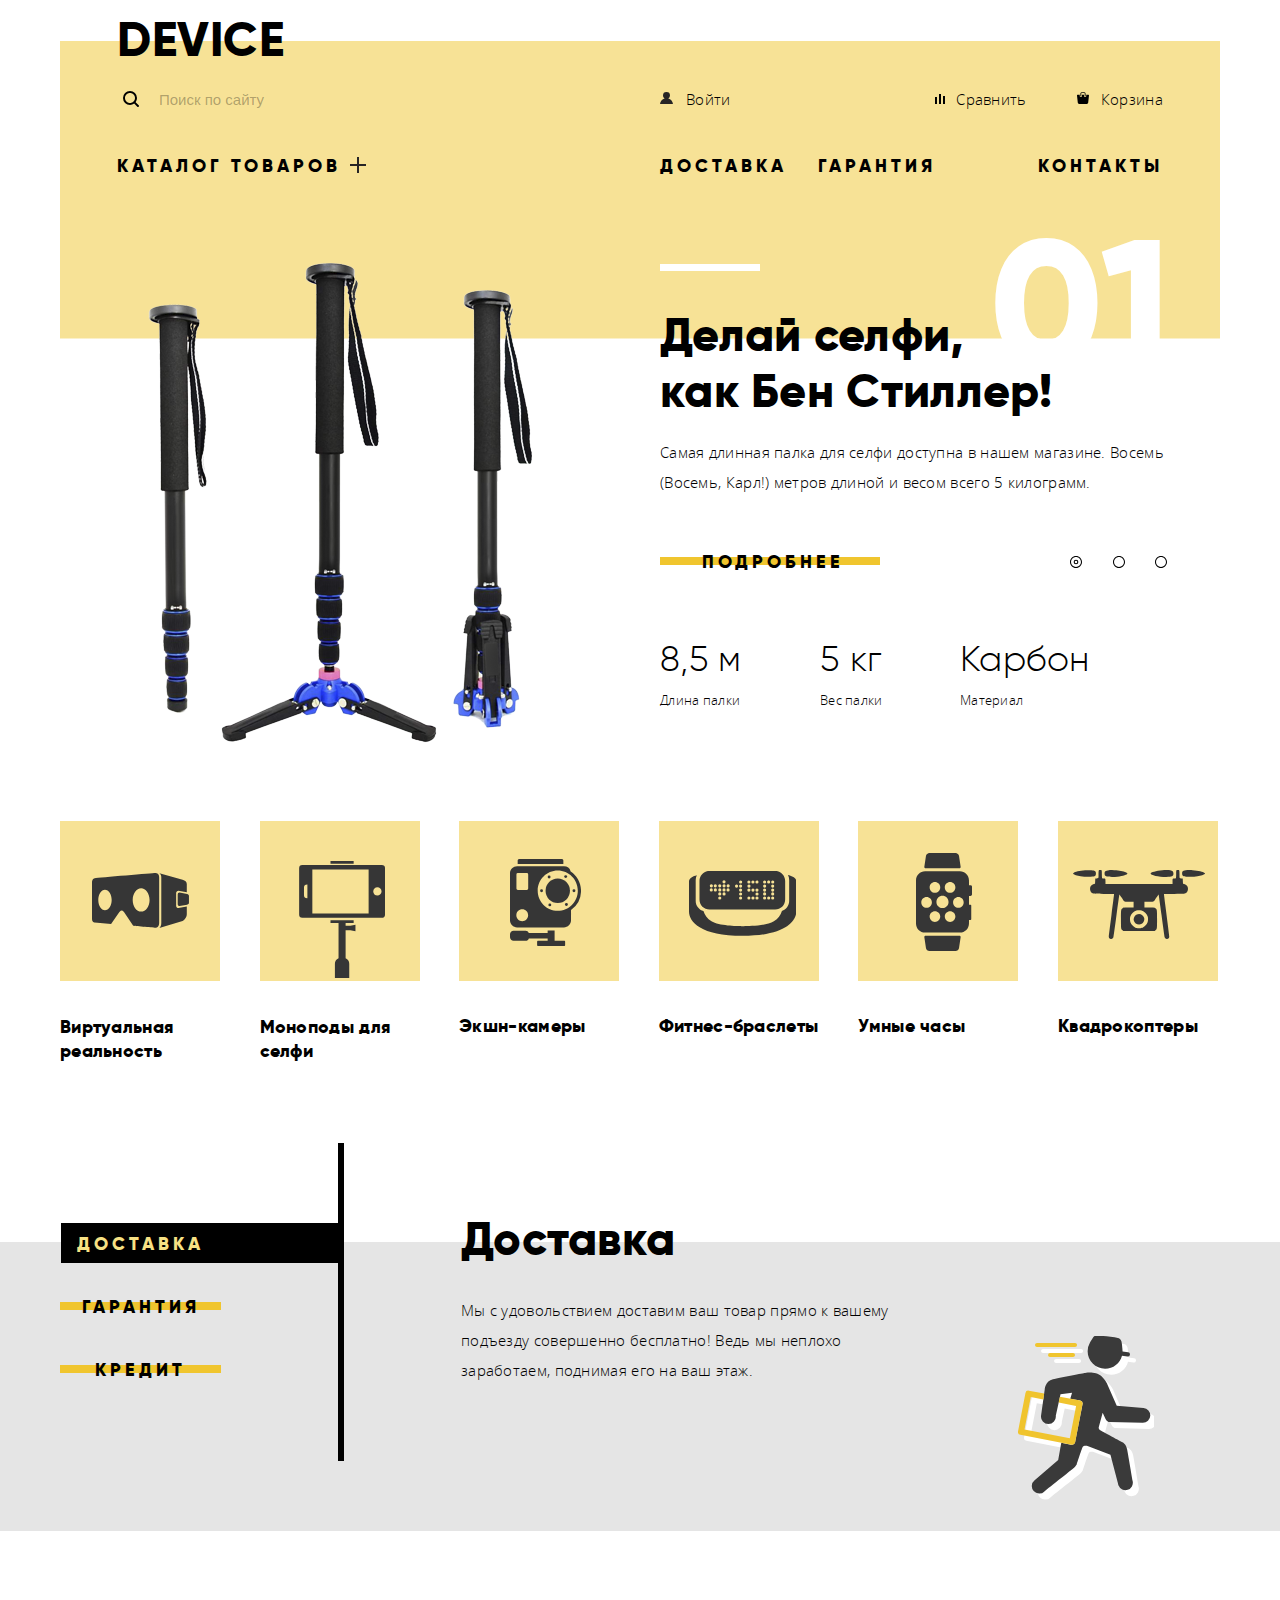
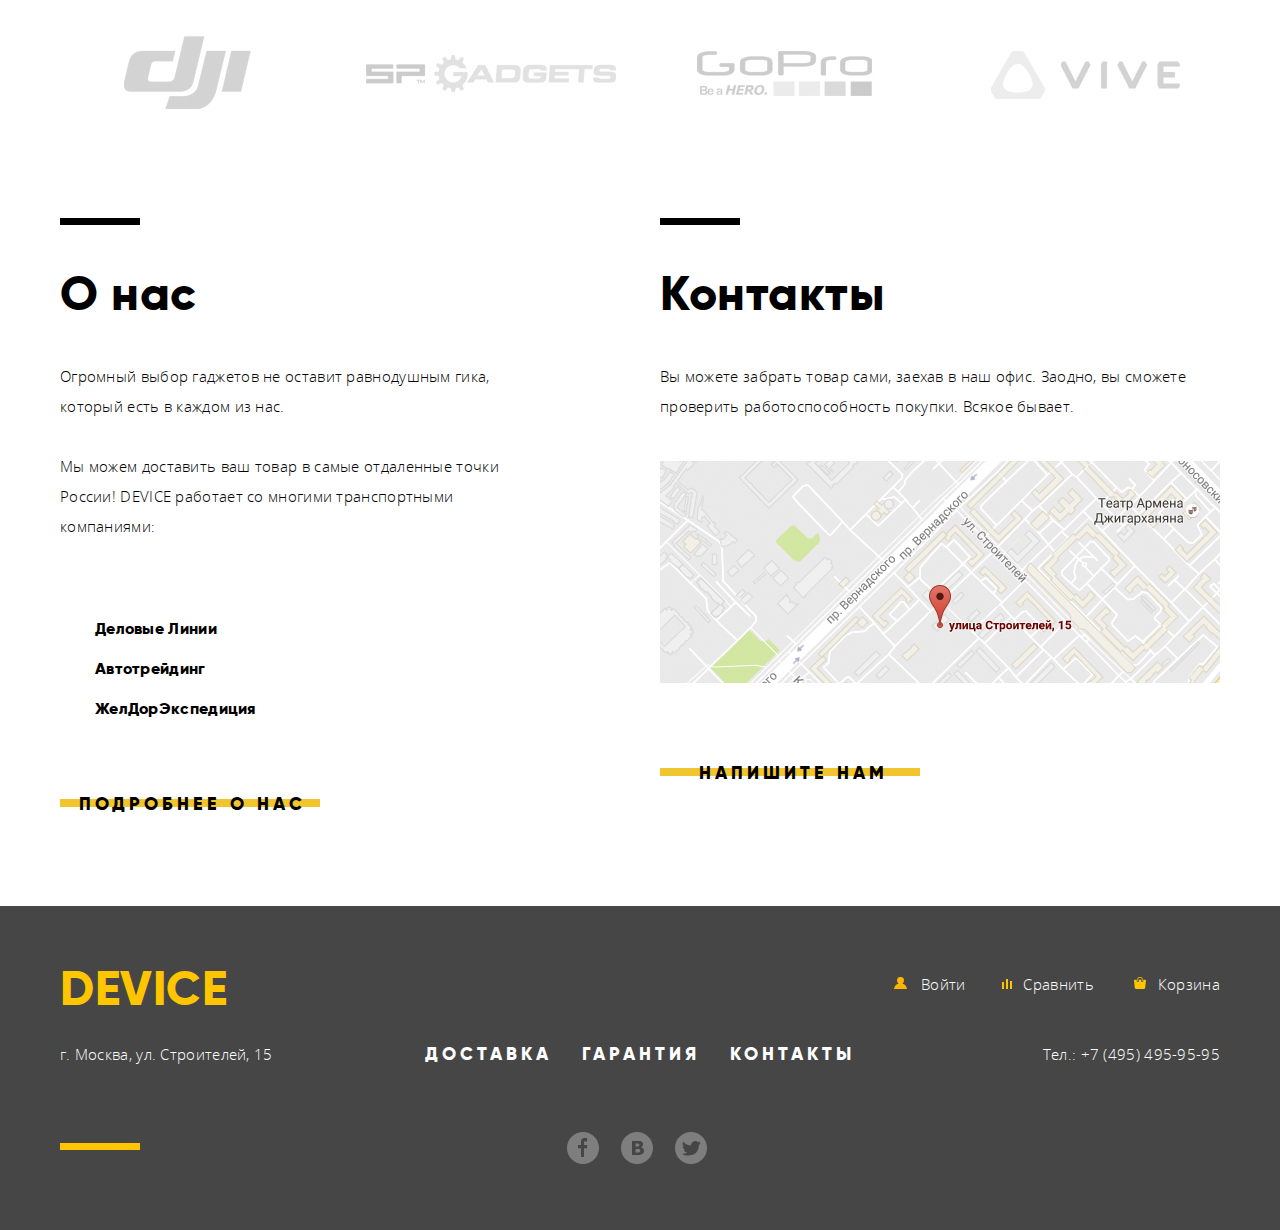
<file: index.html>
<!DOCTYPE html>
<html lang="en">
<head>
    <meta charset="UTF-8">
    <title>Main</title>
    <!--<meta name="viewport" content="width=device-width, initial-scale=1.0">-->
    <link rel="stylesheet" href="css/reset.css">
    <link rel="stylesheet" href="css/styles.css">
</head>
<body>
<div class="wrapper">
    <header>
        <div class="header-wrapper">
            <section class="header-left">
                <h1 class="logo">DEVICE</h1>
                <form class="search-form">
                    <label for="search"><span class="search-ico"></span></label>
                    <input type="search" class="search-form--input" placeholder="Поиск по сайту" id="search">
                    <button type="submit" class="btn search-form--btn">Найти</button>
                </form>
                <div class="navigation catalog">
                    <div class="navigation-item--main">
                        <a href="" class="navigation-link navigation-link--main">Каталог товаров
                            <button class="catalog-btn" id="open-catalog" type="button"></button>
                        </a>
                        <div class="catalog-dropdown hidden">
                            <ul>

                                <li class="navigation-item">
                                    <a href="#" class="navigation-link">
                                        Виртуальная реальность
                                    </a>
                                </li>
                                <li class="navigation-item">
                                    <a href="#" class="navigation-link">
                                        Фитнес-браслеты
                                    </a>
                                </li>
                                <li class="navigation-item">
                                    <a href="#" class="navigation-link">
                                        Квадрокоптеры
                                    </a>
                                </li>
                                <li class="navigation-item">
                                    <a href="monopads.html" class="navigation-link">
                                        Моноподы для селфи
                                    </a>
                                </li>
                                <li class="navigation-item">
                                    <a href="#" class="navigation-link">
                                        Умные часы
                                    </a>
                                </li>
                                <li class="navigation-item">
                                    <a href="#" class="navigation-link">
                                        Экшн-камеры
                                    </a>
                                </li>
                            </ul>
                        </div>
                    </div>
                </div>
            </section>
            <section class="header-right">
                <ul class="navigation">
                    <li class="navigation-item navigation-item--enter">
                        <a href="#" class="navigation-link">
                            Войти
                        </a>
                    </li>
                    <li class="navigation-item navigation-item--exit hidden">
                        <a href="#" class="navigation-link">
                            Выйти
                        </a>
                    </li>
                    <li class="navigation-item navigation-item--compare">
                        <a href="#" class="navigation-link">
                            Сравнить
                        </a>
                    </li>
                    <li class="navigation-item navigation-item--cart">
                        <a href="#" class="navigation-link">
                            Корзина
                        </a>
                    </li>
                </ul>

                <ul class="navigation">
                    <li class="navigation-item navigation-item--main navigation-item--delivery">
                        <a href="#" class="navigation-link navigation-link--main">
                            Доставка
                        </a>
                    </li>
                    <li class="navigation-item navigation-item--main navigation-item--guaranty">
                        <a href="#" class="navigation-link navigation-link--main">
                            Гарантия
                        </a>
                    </li>
                    <li class="navigation-item navigation-item--main navigation-item--contacts">
                        <a href="#" class="navigation-link navigation-link--main">
                            Контакты
                        </a>
                    </li>
                </ul>
            </section>
        </div>
    </header>
</div>
<div class="wrapper">
    <section>
        <div class="slider-wrapper">
            <div class="slide slide-popular hidden" id="slide1">
                <div class="slider-image">
                    <img src="img/slider-1.png">
                </div>
                <div class="slider-content">
                    <div class="line line-white"></div>
                    <h2 class="digit">01</h2>
                    <h2>Делай селфи, как Бен Стиллер!</h2>
                    <p>Самая длинная палка для селфи доступна в нашем магазине. Восемь (Восемь, Карл!) метров длиной и
                        весом
                        всего 5 килограмм.
                    </p>
                    <div class="links">
                        <a href="#" class="link-line">Подробнее</a>
                        <button class="btn slider-button" type="button" onclick="currentSlide(0)"><img
                                src="img/slider-button.svg"></button>
                        <button class="btn slider-button" type="button" onclick="currentSlide(1)"><img
                                src="img/slider-button-empty.svg"></button>
                        <button class="btn slider-button" type="button" onclick="currentSlide(2)"><img
                                src="img/slider-button-empty.svg"></button>
                    </div>
                    <table>
                        <tr class="big">
                            <td>8,5 м</td>
                            <td>5 кг</td>
                            <td>Карбон</td>
                        </tr>
                        <tr class="small">
                            <td>Длина палки</td>
                            <td>Вес палки</td>
                            <td>Материал</td>
                        </tr>
                    </table>
                </div>
            </div>
            <div class="slide slide-popular hidden" id="slide2">
                <div class="slider-image">
                    <img src="img/slider-2.png">
                </div>
                <div class="slider-content">
                    <div class="line line-white"></div>
                    <h2 class="digit">02</h2>
                    <h2>Худеем правильно!</h2>
                    <p>Мотивирующие фитнес-браслеты помогут найти в себе силы
                        не пропускать занятия и соблюдать диету.
                    </p>
                    <div class="links">
                        <a href="#" class="link-line">Подробнее</a>
                        <button class="btn slider-button" type="button" onclick="currentSlide(0)"><img
                                src="img/slider-button-empty.svg"></button>
                        <button class="btn slider-button" type="button" onclick="currentSlide(1)"><img
                                src="img/slider-button.svg"></button>
                        <button class="btn slider-button" type="button" onclick="currentSlide(2)"><img
                                src="img/slider-button-empty.svg"></button>
                    </div>
                    <table>
                        <tr class="big">
                            <td>48 часов</td>
                        </tr>
                        <tr class="small">
                            <td>Без подзарядки</td>
                        </tr>
                    </table>
                </div>
            </div>
            <div class="slide slide-popular hidden" id="slide3">
                <div class="slider-image">
                    <img src="img/slider-3.png">
                </div>
                <div class="slider-content">
                    <div class="line line-white"></div>
                    <h2 class="digit">03</h2>
                    <h2>Порхает как бабочка, жалит как пчела!</h2>
                    <p>Этот обычный, на первый взгляд, квадрокоптер оснащен
                        мощным лазером, замаскированным под стандартную камеру.
                    </p>
                    <div class="links">
                        <a href="#" class="link-line">Подробнее</a>
                        <button class="btn slider-button" type="button" onclick="currentSlide(0)"><img
                                src="img/slider-button-empty.svg"></button>
                        <button class="btn slider-button" type="button" onclick="currentSlide(1)"><img
                                src="img/slider-button-empty.svg"></button>
                        <button class="btn slider-button" type="button" onclick="currentSlide(2)"><img
                                src="img/slider-button.svg"></button>
                    </div>
                    <table>
                        <tr class="big">
                            <td>800 м</td>
                            <td>50 м</td>
                        </tr>
                        <tr class="small">
                            <td>Дальность полета</td>
                            <td>Радиус поражения</td>
                        </tr>
                    </table>
                </div>
            </div>
        </div>
    </section>
</div>
<div class="wrapper">
    <section>
        <ul class="list-popular list-flex">
            <li class="list-item list-popular-item">
                <a class="list-link list-popular-link popular-1" href="#">
                    <img src="img/popular-1.svg">
                    <p>Виртуальная реальность</p>
                </a>
            </li>
            <li class="list-item list-popular-item">
                <a class="list-link list-popular-link popular-2" href="#">
                    <img src="img/popular-2.svg">
                    <p>Моноподы для селфи</p>
                </a>
            </li>
            <li class="list-item list-popular-item">
                <a class="list-link list-popular-link popular-3" href="#">
                    <img src="img/popular-3.svg">
                    <p>Экшн-камеры</p>
                </a>
            </li>
            <li class="list-item list-popular-item">
                <a class="list-link list-popular-link popular-4" href="#">
                    <img src="img/popular-4.svg">
                    <p>Фитнес-браслеты</p>
                </a>
            </li>
            <li class="list-item list-popular-item">
                <a class="list-link list-popular-link popular-5" href="#">
                    <img src="img/popular-5.svg">
                    <p>Умные часы</p>
                </a>
            </li>
            <li class="list-item list-popular-item">
                <a class="list-link list-popular-link popular-6" href="#">
                    <img src="img/poppular-6.svg">
                    <p>Квадрокоптеры</p>
                </a>
            </li>
        </ul>
    </section>
</div>
<div class="conditions-wrapper">
    <div class="wrapper conditions">
        <ul class="conditions-list">
            <li class="list-item list-conditions-item">
                <button class="list-link list-conditions-link active" type="button" onclick="showSlideCondition(0)">
                    Доставка
                </button>
            </li>
            <li class="list-item list-conditions-item">
                <button class="list-link list-conditions-link link-line" type="button" onclick="showSlideCondition(1)">
                    Гарантия
                </button>
            </li>
            <li class="list-item list-conditions-item">
                <button class="list-link list-conditions-link link-line" type="button" onclick="showSlideCondition(2)">
                    Кредит
                </button>
            </li>
        </ul>

        <div class="slide slide-conditions">
            <div class="slider-content">
                <h2>Доставка</h2>
                <p>Мы с удовольствием доставим ваш товар прямо к вашему подъезду совершенно бесплатно! Ведь мы неплохо
                    заработаем, поднимая его на ваш этаж.
                </p>
            </div>
            <div class="slider-image">
                <img src="img/delivery.svg">
            </div>
        </div>

        <div class="slide slide-conditions hidden">
            <div class="slider-content">
                <h2>Гарантия</h2>
                <p>Если из-за возгорания купленного у нас товара у вас сгорит дом — не переживайте, мы выдадим вам
                    новый.
                    Товар, не дом, конечно же.
                </p>
            </div>
            <div class="slider-image">
                <img src="img/warranty.svg">
            </div>
        </div>

        <div class="slide slide-conditions hidden">
            <div class="slider-content">
                <h2>Кредит</h2>
                <p>Залезть в долговую яму стало проще! Кредитные консультанты подберут для вас наиболее выгодные
                    условия кредита. Выгодные для нашего банка, разумеется.
                </p>
            </div>
            <div class="slider-image">
                <img src="img/credit.svg">
            </div>
        </div>
    </div>
</div>
<div class="wrapper">
    <section>
        <ul class="list-brands list-flex">
            <li class="list-item list-brand-item">
                <a class="list-link list-brand-link logo-1" href="#">
                </a>
            </li>
            <li class="list-item list-brand-item">
                <a class="list-link list-brand-link logo-2" href="#">
                </a>
            </li>
            <li class="list-item list-brand-item">
                <a class="list-link list-brand-link logo-3" href="#">
                </a>
            </li>
            <li class="list-item list-brand-item">
                <a class="list-link list-brand-link logo-4" href="#">
                </a>
            </li>
        </ul>
    </section>
</div>

<div class="wrapper wrapper-info">
    <section class="info-about">
        <div class="line line-black"></div>
        <h1>О нас</h1>
        <p>Огромный выбор гаджетов не оставит равнодушным гика, который есть в каждом из нас.</p>
        <br>
        <p>Мы можем доставить ваш товар в самые отдаленные точки России! DEVICE работает со многими транспортными
            компаниями:</p>
        <ul>
            <li><a href="#">Деловые Линии</a></li>
            <li><a href="#">Автотрейдинг</a></li>
            <li><a href="#">ЖелДорЭкспедиция</a></li>
        </ul>

        <a href="#" class="link-line">Подробнее о нас</a>
    </section>
    <section class="info-contacts">
        <div class="line line-black"></div>
        <h1>Контакты</h1>
        <p>Вы можете забрать товар сами, заехав в наш офис. Заодно, вы сможете проверить работоспособность покупки.
            Всякое бывает.</p>
        <img src="img/map.jpg">

        <button type="button" class="btn link-line" id="write-btn-open">НАпишите нам</button>
    </section>
</div>

<footer>
    <div class="wrapper wrapper-footer">
        <section class="footer-top">
            <h1>DEVICE</h1>
            <ul class="navigation">
                <li class="navigation-item navigation-item--enter">
                    <a href="#" class="navigation-link">
                        Войти
                    </a>
                </li>
                <li class="navigation-item navigation-item--exit hidden">
                    <a href="#" class="navigation-link">
                        Выйти
                    </a>
                </li>
                <li class="navigation-item navigation-item--compare">
                    <a href="#" class="navigation-link">
                        Сравнить
                    </a>
                </li>
                <li class="navigation-item navigation-item--cart">
                    <a href="#" class="navigation-link">
                        Корзина
                    </a>
                </li>
            </ul>
        </section>
        <section class="footer-center">
            <p>г. Москва, ул. Строителей, 15</p>
            <ul class="navigation navigation--top">
                <li class="navigation-item">
                    <a href="#" class="navigation-link navigation-link--main">
                        Доставка
                    </a>
                </li>
                <li class="navigation-item">
                    <a href="#" class="navigation-link navigation-link--main">
                        Гарантия
                    </a>
                </li>
                <li class="navigation-item">
                    <a href="#" class="navigation-link navigation-link--main">
                        Контакты
                    </a>
                </li>
            </ul>
            <p>Тел.: +7 (495) 495-95-95</p>
        </section>
        <section class="footer-bottom">
            <div class="line line-yellow"></div>
            <ul class="navigation navigation--bottom">
                <li class="navigation-item">
                    <a href="#" class="navigation-link navigation-link--social">
                        <img src="img/fb.svg">
                    </a>
                </li>
                <li class="navigation-item">
                    <a href="#" class="navigation-link navigation-link--social">
                        <img src="img/vk.svg">
                    </a>
                </li>
                <li class="navigation-item">
                    <a href="#" class="navigation-link navigation-link--social">
                        <img src="img/twitter.svg">
                    </a>
                </li>
            </ul>
        </section>
    </div>
</footer>
<div class="form-wrapper hidden" id="write-us">
    <div>
        <button class="btn btn-close" type="button" id="write-btn-close"></button>
        <form class="form" action="#" method="post">
            <label class="label">Ваше имя:
                <input type="text" class="input-name" placeholder="Имя Фамилия">
            </label>
            <label class="label">Ваш e-mail:
                <input type="email" class="input-email" placeholder="email@example.com">
            </label>
            <label class="label">Текст письма:
                <textarea class="input-text" placeholder="В свободной форме"></textarea>
            </label>
            <button class="btn link-line" type="submit">Отправить</button>
        </form>
    </div>
</div>

<script src="js/min-js.js"></script>
</body>
</html>
</file>
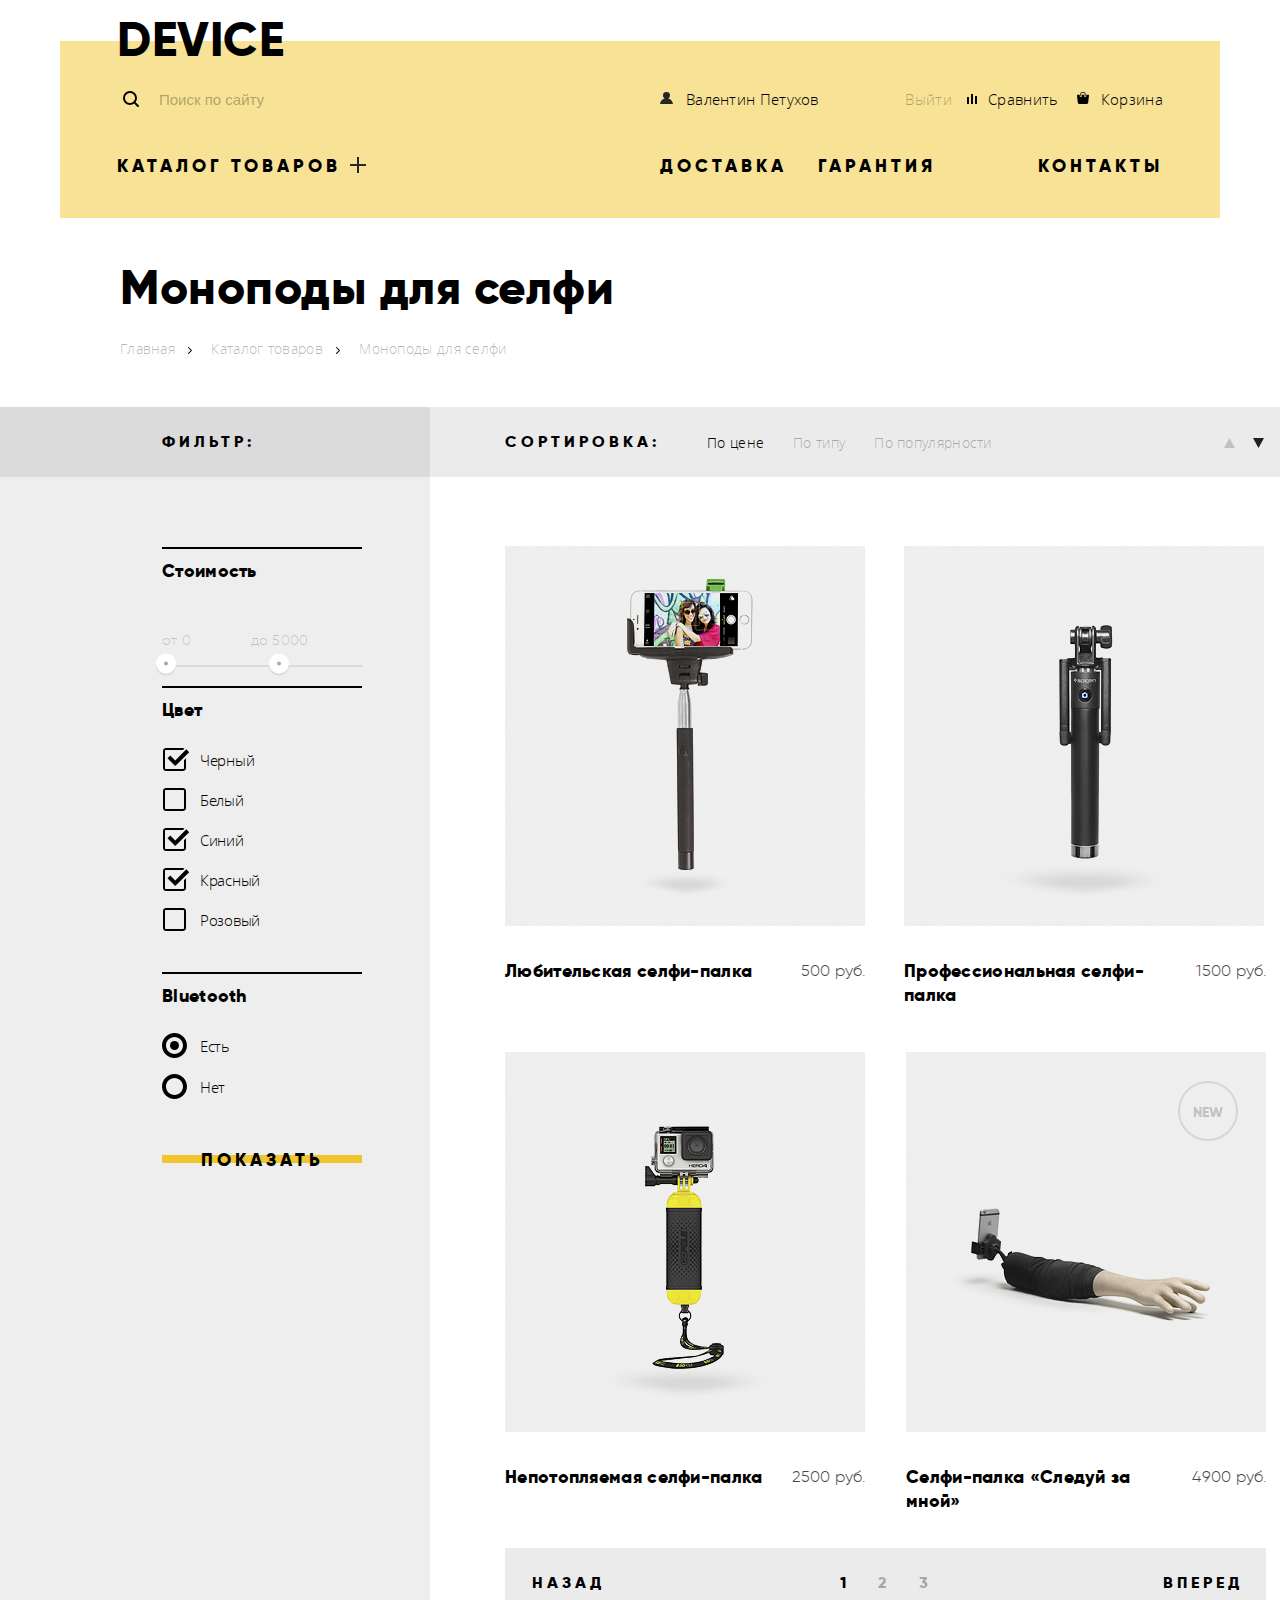
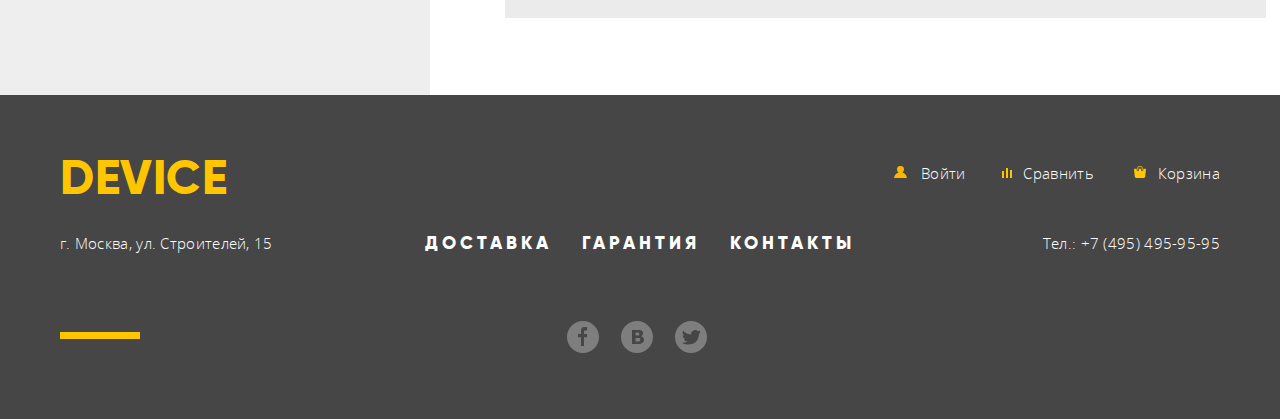
<file: monopads.html>
<!DOCTYPE html>
<html lang="en">
<head>
    <meta charset="UTF-8">
    <title>Monopads</title>
    <!--<meta name="viewport" content="width=device-width, initial-scale=1.0">-->
    <link rel="stylesheet" href="css/reset.css">
    <link rel="stylesheet" href="css/styles.css">
</head>
<body>
<div class="wrapper">
    <header>
        <div class="header-wrapper">
            <section class="header-left">
                <h1 class="logo">DEVICE</h1>
                <form class="search-form">
                    <label for="search"><span class="search-ico"></span></label>
                    <input type="search" class="search-form--input" placeholder="Поиск по сайту" id="search">
                    <button type="submit" class="btn search-form--btn">Найти</button>
                </form>
                <div class="navigation catalog">
                    <div class="navigation-item--main">
                        <a href="" class="navigation-link navigation-link--main">Каталог товаров
                            <button class="catalog-btn" id="open-catalog" type="button"></button>
                        </a>
                        <div class="catalog-dropdown hidden">
                            <ul>

                                <li class="navigation-item">
                                    <a href="#" class="navigation-link">
                                        Виртуальная реальность
                                    </a>
                                </li>
                                <li class="navigation-item">
                                    <a href="#" class="navigation-link">
                                        Фитнес-браслеты
                                    </a>
                                </li>
                                <li class="navigation-item">
                                    <a href="#" class="navigation-link">
                                        Квадрокоптеры
                                    </a>
                                </li>
                                <li class="navigation-item">
                                    <a href="monopads.html" class="navigation-link">
                                        Моноподы для селфи
                                    </a>
                                </li>
                                <li class="navigation-item">
                                    <a href="#" class="navigation-link">
                                        Умные часы
                                    </a>
                                </li>
                                <li class="navigation-item">
                                    <a href="#" class="navigation-link">
                                        Экшн-камеры
                                    </a>
                                </li>
                            </ul>

                        </div>
                    </div>
                </div>
            </section>
            <section class="header-right">
                <ul class="navigation">
                    <li class="navigation-item navigation-item--enter">
                        <a href="#" class="navigation-link">
                            Валентин Петухов
                        </a>
                    </li>
                    <li class="navigation-item navigation-item--exit">
                        <a href="#" class="navigation-link">
                            Выйти
                        </a>
                    </li>
                    <li class="navigation-item navigation-item--compare">
                        <a href="#" class="navigation-link">
                            Сравнить
                        </a>
                    </li>
                    <li class="navigation-item navigation-item--cart">
                        <a href="#" class="navigation-link">
                            Корзина
                        </a>
                    </li>
                </ul>

                <ul class="navigation">
                    <li class="navigation-item navigation-item--main navigation-item--delivery">
                        <a href="#" class="navigation-link navigation-link--main">
                            Доставка
                        </a>
                    </li>
                    <li class="navigation-item navigation-item--main navigation-item--guaranty">
                        <a href="#" class="navigation-link navigation-link--main">
                            Гарантия
                        </a>
                    </li>
                    <li class="navigation-item navigation-item--main navigation-item--contacts">
                        <a href="#" class="navigation-link navigation-link--main">
                            Контакты
                        </a>
                    </li>
                </ul>
            </section>
        </div>
    </header>
</div>
<div class="wrapper catalog-nav-wrapper">
    <h1>Моноподы для селфи</h1>
    <ul class="navigation catalog-list">
        <li class="navigation-item">
            <a class="navigation-link" href="index.html">Главная
                <img src="img/nav-arrow.svg">
            </a>
        </li>
        <li class="navigation-item">
            <a class="navigation-link" href="#">Каталог товаров
                <img src="img/nav-arrow.svg">
            </a>
        </li>
        <li class="navigation-item">
            <a class="navigation-link">Моноподы для селфи</a>
        </li>
    </ul>
</div>

<section class="main-catalog">
    <aside>
        <div class="section-header aside-header">
            <div class="wrapper-aside">
                <h2>Фильтр:</h2>
            </div>
        </div>
        <div class="aside-form">
            <div class="wrapper-aside">
                <form class="form-aside">
                    <div class="line line-black"></div>
                    <fieldset class="fieldset range-fieldset">
                        <legend>Стоимость</legend>

                        <input type="range" class="range range-min" id="range-min" min="0" max="5000" value="0"
                               step="100">
                        <input type="range" class="range range-max" id="range-max" min="5000" max="8000" value="5000"
                               step="100">
                        <label for="range-min"></label>
                        <label for="range-max"></label>
                        <span id="range-output-min" class="range-output">от 0</span>
                        <span id="range-output-max" class="range-output">до 5000</span>
                    </fieldset>
                    <div class="line line-black"></div>
                    <fieldset class="fieldset checkbox-fieldset">
                        <legend>Цвет</legend>
                        <ul>
                            <li>
                                <input type="checkbox" class="checkbox" id="checkbox1" name="black" checked>
                                <label class="form-label checkbox-label" for="checkbox1">
                                    Черный
                                </label>
                            </li>
                            <li>
                                <input type="checkbox" class="checkbox" id="checkbox2" name="white">
                                <label class="form-label checkbox-label" for="checkbox2">
                                    Белый
                                </label>
                            </li>
                            <li>
                                <input type="checkbox" class="checkbox" id="checkbox3" name="blue" checked>
                                <label class="form-label checkbox-label" for="checkbox3">
                                    Синий
                                </label>
                            </li>
                            <li>
                                <input type="checkbox" class="checkbox" id="checkbox4" name="red" checked>
                                <label class="form-label checkbox-label" for="checkbox4">
                                    Красный
                                </label>
                            </li>
                            <li>
                                <input type="checkbox" class="checkbox" id="checkbox5" name="pink">
                                <label class="form-label checkbox-label" for="checkbox5">
                                    Розовый
                                </label>
                            </li>
                        </ul>
                    </fieldset>
                    <div class="line line-black"></div>
                    <fieldset class="fieldset radio-fieldset">
                        <legend>Bluetooth</legend>
                        <ul>
                            <li>
                                <input type="radio" class="radio" id="radio1" checked name="bluetooth">
                                <label class="form-label radio-label" for="radio1">
                                    Есть
                                </label>
                            </li>
                            <li>
                                <input type="radio" class="radio" id="radio2" name="bluetooth">
                                <label class="form-label radio-label" for="radio2">
                                    Нет
                                </label>
                            </li>
                        </ul>
                    </fieldset>
                    <button type="submit" class="btn link-line">Показать</button>
                </form>
            </div>
        </div>
    </aside>
    <section class="catalog-section">
        <div class="section-header catalog-header">
            <div class="wrapper-catalog">
                <h2>Сортировка:</h2>
                <ul class="navigation navigation-sort">
                    <li class="navigation-item">
                        <a class="navigation-link navigation-link-sort--active" href="#">По цене</a>
                    </li>
                    <li class="navigation-item">
                        <a class="navigation-link" href="#">По типу</a>
                    </li>
                    <li class="navigation-item">
                        <a class="navigation-link" href="#">По популярности</a>
                    </li>
                </ul>
                <ul class="navigation navigation-sort">
                    <li class="navigation-item">
                        <a class="navigation-link" href="#"><img src="img/icon-up-dir.svg"></a>
                    </li>
                    <li class="navigation-item">
                        <a class="navigation-link navigation-link-sort--active" href="#"><img
                                src="img/icon-down-dir.svg"></a>
                    </li>
                </ul>
            </div>
        </div>
        <div class="wrapper-catalog wrapper-items">
            <figure class="item">
                <img src="img/item-1.png">
                <figcaption>
                    <h2>Любительская селфи-палка</h2>
                    <span>500 руб.</span>
                </figcaption>
                <div class="item-hover">
                    <button class="btn link-line btn-onhover">В корзину</button>
                    <a class="item-compare">Добавить к сравнению</a>
                </div>
            </figure>
            <figure class="item">
                <img src="img/item-2.png">
                <figcaption>
                    <h2>Профессиональная селфи-палка</h2>
                    <span>1500 руб.</span>
                </figcaption>
                <div class="item-hover">
                    <button class="btn link-line btn-onhover">В корзину</button>
                    <a class="item-compare">Добавить к сравнению</a>
                </div>
            </figure>
            <figure class="item">
                <img src="img/item-3.png">
                <figcaption>
                    <h2>Непотопляемая селфи-палка</h2>
                    <span>2500 руб.</span>
                </figcaption>
                <div class="item-hover">
                    <button class="btn link-line btn-onhover">В корзину</button>
                    <a class="item-compare">Добавить к сравнению</a>
                </div>
            </figure>
            <figure class="item">
                <div class="new-sign"><span>NEW</span></div>
                <img src="img/item-4.png">
                <figcaption>
                    <h2>Селфи-палка «Следуй за мной»</h2>
                    <span>4900 руб.</span>
                </figcaption>
                <div class="item-hover">
                    <button class="btn link-line btn-onhover">В корзину</button>
                    <a class="item-compare">Добавить к сравнению</a>
                </div>
            </figure>

            <ul class="page-navigation">
                <li class="page-navigation-item page-navigation-item--words">
                    <a href="#" class="page-navigation-link">Назад</a>
                </li>
                <li class="page-navigation--pages">
                    <ul>
                        <li class="page-navigation-item page-navigation-item--page">
                            <a href="#" class="page-navigation-link page-navigation-link--active">1</a>
                        </li>
                        <li class="page-navigation-item page-navigation-item--page">
                            <a href="#" class="page-navigation-link">2</a>
                        </li>
                        <li class="page-navigation-item page-navigation-item--page">
                            <a href="#" class="page-navigation-link">3</a>
                        </li>
                    </ul>
                </li>
                <li class="page-navigation-item page-navigation-item--words">
                    <a href="#" class="page-navigation-link">Вперед</a>
                </li>
            </ul>
        </div>
    </section>

</section>
<footer>
    <div class="wrapper wrapper-footer">
        <section class="footer-top">
            <h1>DEVICE</h1>
            <ul class="navigation">
                <li class="navigation-item navigation-item--enter">
                    <a href="#" class="navigation-link">
                        Войти
                    </a>
                </li>
                <li class="navigation-item navigation-item--exit hidden">
                    <a href="#" class="navigation-link">
                        Выйти
                    </a>
                </li>
                <li class="navigation-item navigation-item--compare">
                    <a href="#" class="navigation-link">
                        Сравнить
                    </a>
                </li>
                <li class="navigation-item navigation-item--cart">
                    <a href="#" class="navigation-link">
                        Корзина
                    </a>
                </li>
            </ul>
        </section>
        <section class="footer-center">
            <p>г. Москва, ул. Строителей, 15</p>
            <ul class="navigation navigation--top">
                <li class="navigation-item">
                    <a href="#" class="navigation-link navigation-link--main">
                        Доставка
                    </a>
                </li>
                <li class="navigation-item">
                    <a href="#" class="navigation-link navigation-link--main">
                        Гарантия
                    </a>
                </li>
                <li class="navigation-item">
                    <a href="#" class="navigation-link navigation-link--main">
                        Контакты
                    </a>
                </li>
            </ul>
            <p>Тел.: +7 (495) 495-95-95</p>
        </section>
        <section class="footer-bottom">
            <div class="line line-yellow"></div>
            <ul class="navigation navigation--bottom">
                <li class="navigation-item">
                    <a href="#" class="navigation-link navigation-link--social">
                        <img src="img/fb.svg">
                    </a>
                </li>
                <li class="navigation-item">
                    <a href="#" class="navigation-link navigation-link--social">
                        <img src="img/vk.svg">
                    </a>
                </li>
                <li class="navigation-item">
                    <a href="#" class="navigation-link navigation-link--social">
                        <img src="img/twitter.svg">
                    </a>
                </li>
            </ul>
        </section>
    </div>
</footer>
<script src="js/min-js.js"></script>
</body>
</html>
</file>
<file: css/styles.css>
/*FONTS*/

@font-face {
    font-family: 'Gilroy';
    src: url('../fonts/gillroyextrabold.eot');
    src: url('../fonts/gillroyextrabold.eot?#iefix') format('embedded-opentype'),
    url('../fonts/gillroyextrabold.woff2') format('woff2'),
    url('../fonts/gillroyextrabold.woff') format('woff'),
    url('../fonts/gillroyextrabold.ttf') format('truetype'),
    url('../fonts/gillroyextrabold.svg#gilroyextrabold') format('svg');
    font-weight: 900;
    font-style: normal;
}

@font-face {
    font-family: 'Gilroy';
    src: url('../fonts/gillroylight.eot');
    src: url('../fonts/gillroylight.eot?#iefix') format('embedded-opentype'),
    url('../fonts/gillroylight.woff2') format('woff2'),
    url('../fonts/gillroylight.woff') format('woff'),
    url('../fonts/gillroylight.ttf') format('truetype'),
    url('../fonts/gillroylight.svg#gilroylight') format('svg');
    font-weight: 300;
    font-style: normal;
}

@font-face {
    font-family: 'OpenSans';
    src: url('../fonts/opensans-light.eot');
    src: url('../fonts/opensans-light.eot?#iefix') format('embedded-opentype'),
    url('../fonts/opensans-light.woff2') format('woff2'),
    url('../fonts/opensans-light.woff') format('woff'),
    url('../fonts/opensans-light.ttf') format('truetype'),
    url('../fonts/opensans-light.svg#open_sanslight') format('svg');
    font-weight: 300;
    font-style: normal;
}

@font-face {
    font-family: 'OpenSans';
    src: url('../fonts/opensans-regular.eot');
    src: url('../fonts/opensans-regular.eot?#iefix') format('embedded-opentype'),
    url('../fonts/opensans-regular.woff2') format('woff2'),
    url('../fonts/opensans-regular.woff') format('woff'),
    url('../fonts/opensans-regular.ttf') format('truetype'),
    url('../fonts/opensans-regular.svg#open_sansregular') format('svg');
    font-weight: 400;
    font-style: normal;
}

/*COMMON*/

html {
    box-sizing: border-box;
    overflow-x: hidden;
}

body {
    min-width: 1200px;
    margin: 0 auto;
    overflow-x: hidden;
    font-family: OpenSans, sans-serif;
    font-weight: 300;
    font-style: normal;
    font-size: 15px;
    line-height: 30px;
    color: rgba(0, 0, 0, 1);
    letter-spacing: 0.3px;
    position: relative;
}

li {
    list-style: none;
}

a, a:visited {
    text-decoration: none;
    color: rgba(0, 0, 0, 1);
    transition: linear 0.3S;
}

a:hover, a:focus {
    color: rgba(0, 0, 0, 0.6);
    text-decoration: none;
}

a:active {
    color: rgba(0, 0, 0, 1);
    text-decoration: none;
    opacity: 0.3;
}

h1 {
    font-family: Gilroy, sans-serif;
    font-weight: 900;
    font-size: 48px;
    letter-spacing: 0.5px;
}

.wrapper {
    width: 1200px;
    padding: 0 20px;
    margin: 0 auto;
    box-sizing: border-box;
}

.btn {
    border: none;
    background: none;
    padding: 0;
    margin: 0;
    font: inherit;
    cursor: pointer;
    transition: linear 0.3S;
}

input, button {
    transition: linear 0.3S;
}

/*HEADER*/

header {
    margin-top: 41px;
    background-color: #f7e296;
}

.header-wrapper {
    width: 1046px;
    margin: 0 auto;
    box-sizing: border-box;
    display: flex;
    justify-content: space-between;
}

header .wrapper {
    background-color: #f7e296;
}

.header-left {
    width: 540px;
    box-sizing: border-box;
    position: relative;
}

.logo {
    position: absolute;
    top: -16px;
}

.search-form {
    padding-top: 45px;
    padding-left: 6px;
    position: relative;
}

.search-form--btn {
    display: none;
    position: absolute;
    border: 1px solid black;
    font: inherit;
    background-color: #f7e296;
    bottom: 1px;
    left: 196px;
    padding: 0 8px;
}

.search-form--input {
    border: none;
    margin: 0;
    background: none;
    padding: 5px 36px;
    vertical-align: top;
    box-sizing: border-box;
}

.search-form--input::placeholder {
    color: rgba(0, 0, 0, 0.3);
}

.search-form--input:hover::placeholder, .search-form--input:active::placeholder {
    color: rgba(0, 0, 0, 0.6);
}

.search-form--input:focus::placeholder {
    color: rgba(0, 0, 0, 1);
}

.search-form--input:focus {
    color: rgba(0, 0, 0, 1);
    border-bottom: 1px solid black;
}

.search-form--input:focus + .search-form--btn {
    display: block;
}

.search-form--btn:hover, .search-form--btn:active {
    background-color: black;
    color: white;
}

.search-form--btn:focus {
    background-color: black;
    color: rgba(255, 255, 255, 0.3);
}

.search-form label {
    position: relative;
}

.search-ico {
    display: block;
    position: absolute;
    width: 16px;
    height: 16px;
    background-image: url("../img/search.svg");
    background-repeat: no-repeat;
    background-size: auto;
    background-position: 0 0;
    top: 0;
    left: 0;
}

.navigation {
    display: flex;
    width: 100%;
    flex-wrap: wrap;
    justify-content: space-between;
    margin-bottom: 37px;
}

.catalog {
    padding-top: 35px;
}

.catalog .navigation-item--main {
    position: relative;
}

.navigation-link--main {
    font-family: Gilroy, sans-serif;
    font-weight: 900;
    font-size: 18px;
    line-height: 24px;
    text-transform: uppercase;
    letter-spacing: 4px;
}

.catalog-btn {
    display: inline-block;
    border: none;
    background-color: transparent;
    width: 16px;
    height: 16px;
    background-image: url("../img/plus.svg");
    background-repeat: no-repeat;
    background-size: auto;
    background-position: 0 0;
    cursor: pointer;
}

.catalog-dropdown {
    display: flex;
    position: absolute;
    top: 51px;
    left: -57px;
    box-sizing: border-box;
    width: 1160px;
    background-color: #f7e296;
    z-index: 1;
    padding-left: 60px;
}

.catalog-dropdown ul {
    display: flex;
    box-sizing: border-box;
    width: 552px;
    flex-wrap: wrap;
    justify-content: flex-start;
    align-content: space-between;
    background-color: #f7e296;
    z-index: 1;
}

.catalog-dropdown.hidden {
    display: none;
}

.catalog-dropdown .navigation-item:last-child {
    width: 100%;
}

.catalog-dropdown .navigation-item {
    margin-right: 57px;
    margin-bottom: 6px;
}

.catalog-dropdown .navigation-item:nth-child(2) {
    margin-right: 70px;
}

.catalog-dropdown .navigation-item:nth-child(4) {
    margin-right: 82px;
}

.catalog-dropdown .navigation-item:last-child, .catalog-dropdown .navigation-item:nth-child(3) {
    margin-right: 0;
}

.header-right {
    display: flex;
    flex-wrap: wrap;
    width: 503px;
    box-sizing: border-box;
    padding-top: 43px;
}

.navigation-link {
    position: relative;
}

.navigation-item--enter {
    width: 228px;
}

.navigation-item--enter .navigation-link {
    display: block;
    padding-left: 26px;
    margin-right: 0;
}

.navigation-item--enter .navigation-link:before {
    background-image: url("../img/user.svg");
    background-repeat: no-repeat;
    background-size: auto;
    background-position: 0 0;
    content: '';
    display: block;
    width: 13px;
    height: 12px;
    position: absolute;
    top: 8px;
    left: 0;
}

.navigation-item--exit .navigation-link {
    color: rgba(0, 0, 0, 0.3);
}

.navigation-item--compare .navigation-link {
    display: block;
    padding-left: 19px;
}

.navigation-item--compare .navigation-link:before {
    display: block;
    background-image: url("../img/compare.svg");
    background-repeat: no-repeat;
    background-size: auto;
    background-position: 0 0;
    content: '';
    width: 10px;
    height: 10px;
    position: absolute;
    top: 10px;
    left: -2px;
}

.navigation-item--cart .navigation-link {
    display: block;
    padding-left: 25px;
}

.navigation-item--cart .navigation-link:before {
    display: block;
    background-image: url(../img/cart.svg);
    background-repeat: no-repeat;
    background-size: auto;
    background-position: 0 0;
    content: '';
    width: 12px;
    height: 12px;
    position: absolute;
    top: 8px;
    left: 1px;
}

.navigation-link:hover:before, .navigation-link:focus:before {
    opacity: 0.6;
}

.navigation-link:active:before {
    opacity: 0.3;
}

.navigation-item--delivery {
    margin-right: -71px;
}

/*SLIDER*/

.slider-wrapper {
    background: linear-gradient(to bottom, #f7e296 120px, transparent 121px);
    padding-top: 9px;
}

.slide {
    display: flex;
    justify-content: space-between;
    box-sizing: border-box;
    margin: 0 auto;
    min-height: 550px;
}

.slider-image {
    width: 560px;
    box-sizing: border-box;
    display: flex;
    justify-content: center;
    align-items: center;
}

.slider-image img {
    display: block;
    width: auto;
}

.slider-content {
    width: 560px;
    box-sizing: border-box;
    padding-top: 37px;
    position: relative;
}

.slider-content h2 {
    font-family: Gilroy, sans-serif;
    font-weight: 900;
    font-size: 47px;
    line-height: 56px;
    padding-right: 166px;
    padding-bottom: 18px;
}

.slider-content p {
    padding-right: 55px;
}

.link-line {
    font-family: Gilroy, sans-serif;
    font-weight: 900;
    font-size: 18px;
    line-height: 24px;
    letter-spacing: 4px;
    text-transform: uppercase;
    display: inline-block;
    position: relative;
    margin-top: 53px;
    padding: 0 42px;
    width: 136px;
    z-index: 1;
    margin-right: 160px;
    text-align: center;
}

.link-line:before {
    display: block;
    content: '';
    position: absolute;
    width: 220px;
    height: 8px;
    background-color: #f0c52e;
    top: 7px;
    left: 0;
    z-index: -1;
}

.link-line:hover:before, .link-line:active:before, .link-line:focus:before {
    height: 40px;
    top: -8px;
}

.link-line:focus {
    color: rgba(0, 0, 0, 0.3);
}

.slider-content table {
    margin-top: 57px;
}

.slider-content table td {
    width: 160px;
    vertical-align: middle;
}

.slider-content table td:nth-child(2) {
    width: 140px;
}

.small {
    font-size: 13px;
    line-height: 36px;
}

.big {
    font-size: 36px;
    line-height: 48px;
    font-family: Gilroy, sans-serif;
    font-weight: 300;
}

.line {
    height: 7px;

}

.line-white {
    width: 100px;
    background-color: white;
    margin-bottom: 36px;
}

.slider-content .digit {
    font-size: 179px;
    line-height: 179px;
    font-family: Gilroy, sans-serif;
    font-weight: 900;
    color: white;
    position: absolute;
    top: -13px;
    right: -118px;
}

.slider-button {
    margin-left: 10px;
}

.slider-button img {
    width: 12px;
    margin-left: 16px;
}

/*POPULAR*/

.list-flex {
    display: flex;
    justify-content: space-between;
    width: 100%;
    margin-top: 44px;
}

.list-link {
    width: 162px;
    display: block;
    position: relative;
    font-size: 18px;
    font-family: Gilroy, sans-serif;
    line-height: 24px;
    font-weight: 900;
    z-index: 2;
    text-align: left;
    box-sizing: border-box;
}

.list-popular-link img {
    display: block;
}

.list-popular-link:before {
    content: '';
    display: block;
    width: 160px;
    height: 160px;
    position: absolute;
    z-index: -1;
    top: 0;
    left: 0;
    background-color: rgba(240, 197, 46, 0.5);
}

.popular-1 img {
    padding: 52px 32px 87px;
}

.popular-2 img {
    padding: 40px 39px 37px;
}

.popular-3 img {
    padding: 38px 51px 68px;
}

.popular-4 img {
    padding: 50px 30px 78px;
}

.popular-5 img {
    padding: 32px 58px 63px;
}

.popular-6 img {
    padding: 49px 15px 75px;
}

.list-popular-link:hover:before, .list-popular-link:active:before, .list-popular-link:focus:before {
    background-color: rgba(240, 197, 46, 1);
    z-index: -1;
}

.list-popular-link:focus {
    opacity: 0.3;
    z-index: 1;
}

/*CONDITIONS*/

.conditions-wrapper {
    margin-top: 80px;
    background: linear-gradient(to top, #e5e5e5 289px, transparent 220px);
    height: 388px;
    box-sizing: border-box;
}

.conditions {
    display: flex;
    justify-content: space-between;
    min-height: 338px;
    align-content: stretch;
}

.conditions-list {
    width: 284px;
    align-content: space-between;
    box-sizing: border-box;
    border-right: 6px solid black;
    flex-wrap: wrap;
    margin: 0;
    padding: 0;
    height: 318px;
    padding-top: 89px;
}

.list-conditions-item {
    width: 278px;
    padding-bottom: 39px;
}

.list-conditions-link {
    border: none;
    background: none;
    font-size: 18px;
    font-family: Gilroy, sans-serif;
    line-height: 24px;
    font-weight: 900;
    letter-spacing: 4px;
    text-transform: uppercase;
    z-index: 1;
    text-align: center;
    width: 161px;
    padding: 0;
    box-sizing: border-box;
    margin: 0;
}

.list-conditions-link.link-line:before {
    width: 161px;
}

.list-conditions-link.link-line:hover:before {
    width: 277px;
}

.active {
    color: #f7e184;
}

.active:before {
    background: black;
    display: block;
    width: 280px;
    content: "";
    position: absolute;
    height: 40px;
    z-index: -1;
    top: -9px;
    left: 1px;
}

.slide-conditions {
    width: 760px;
}

.slide-conditions .slider-content {
    width: 520px;
    padding: 68px 0 0 59px;
    box-sizing: border-box;
}

.slide-conditions .slider-content p {
    padding: 0;
}

.slide-conditions .slider-content h2 {
    padding-bottom: 28px;
}

.slide-conditions .slider-image {
    width: 200px;
    padding-left: 48px;
}

/*Brands*/

.list-brands {
    margin-top: 93px;
}

.list-brand-link {
    width: 260px;
    height: 100px;
    display: block;
    background-size: cover;
    background-position: 0 0;
    -webkit-filter: grayscale(100);
    -moz-filter: grayscale(100);
    -o-filter: grayscale(100);
    /*-ms-filter: grayscale(0.2);*/
    filter: grayscale(100);
    opacity: 0.2;
}

.logo-1 {
    background-image: url("../img/logo-1.png");
}

.logo-2 {
    background-image: url("../img/logo-2.png");
}

.logo-3 {
    background-image: url("../img/logo-3.png");
}

.logo-4 {
    background-image: url("../img/logo-4.png");
}

.list-brand-link:hover, .list-brand-link:active, .list-brand-link:focus {
    opacity: 1;
    -webkit-filter: none;
    -moz-filter: none;
    -o-filter: none;
    filter: none;
}

/*INFO*/

.line-black {
    width: 80px;
    background-color: black;
    margin-bottom: 54px;
}

.wrapper-info {
    display: flex;
    justify-content: space-between;
    margin-top: 94px;
    padding-bottom: 87px;
}

.info-contacts {
    width: 560px;
}

.info-about {
    width: 500px;
}

.wrapper-info h1 {
    margin-bottom: 52px;
}

.wrapper-info p {
    padding-right: 10px;
}

.info-about ul {
    margin-top: 68px;
    margin-left: 35px;
}

.info-about li a {
    font-family: Gilroy, sans-serif;
    font-size: 16px;
    font-weight: 900;
    line-height: 40px;
}

.info-about .link-line, .info-contacts .link-line {
    width: auto;
    padding: 0 19px;
    margin: 0;
    margin-top: 63px;
}

.info-contacts .link-line {
    padding: 0 39px;
    margin-top: 69px;
}

.info-about .link-line:before, .info-contacts .link-line:before {
    width: 260px;
}

.info-contacts img {
    margin-top: 40px;
}

/*FOOTER*/

footer {
    background-color: #464646;
}

.wrapper-footer {
    display: flex;
    flex-wrap: wrap;
    justify-content: space-between;
    align-content: stretch;
    color: white;
    padding-top: 63px;
    padding-bottom: 20px;
}

.footer-top, .footer-center, .footer-bottom {
    box-sizing: border-box;
    width: 100%;
    display: flex;
    justify-content: space-between;
}

.footer-top h1 {
    color: #ffc600;
    margin-top: 5px;
}

.footer-top {
    margin-bottom: 35px;
}

.footer-center {
    margin-bottom: 63px;
}

.footer-bottom {
    justify-content: flex-start;
}

.line-yellow {
    width: 80px;
    background-color: #ffc600;
    margin-top: 11px;
    margin-right: 10px;
}

.navigation--top {
    padding: 0 5px;
    width: 37%;
    margin: 0;
}

footer .navigation-item .navigation-link {
    color: white;
}

.footer-top .navigation-item--enter .navigation-link {
    text-align: right
}

.footer-top .navigation-item--enter .navigation-link:before {
    left: 157px;
}

.navigation--bottom {
    justify-content: flex-end;
    width: 48%;
}

.navigation--bottom .navigation-item {
    margin-right: 22px;
}

.navigation--bottom .navigation-item:last-child {
    margin-right: 0;
}

.navigation-link--social {
    opacity: 0.3;
}

.navigation-link--social:hover, .navigation-link--social:focus {
    opacity: 0.6;
}

.navigation-link--social:active {
    opacity: 0.1;
}

.footer-top .navigation {
    justify-content: flex-end;
    margin: 0;
}

.footer-top .navigation-item {
    margin-left: 39px;
}

.footer-top .navigation-item:first-child {
    margin-left: 0;
}

.footer-top .navigation-item .navigation-link:before {
    padding-left: 26px;
    filter: invert(68%) sepia(97%) saturate(1098%) hue-rotate(0deg) brightness(104%) contrast(104%);
    color: white;
}

.footer-top .navigation-link:hover, .footer-top .navigation-link:focus {
    color: rgba(255, 255, 255, 0.6);
}

.footer-top .navigation-link:active {
    color: rgba(255, 255, 255, 0.3);
}

.footer-center p {
    display: block;
    text-align: left;
    width: 30%;
}

.footer-center p:last-of-type {
    text-align: right;
}

/*MONOPAD*/

.catalog-nav-wrapper {
    width: 1080px;
    margin: 55px auto;
    margin-bottom: 43px;
}

.catalog-list {
    width: 50%;
    margin-top: 30px;
    justify-content: flex-start;
}

.catalog-list img {
    padding-left: 9px;
    vertical-align: middle;
}

.catalog-list .navigation-link, .navigation-sort .navigation-link {
    color: rgba(0, 0, 0, 0.3);
    padding-left: 0;
}

.catalog-list .navigation-link:hover, .navigation-sort .navigation-link:hover,
.catalog-list .navigation-link:focus, .navigation-sort .navigation-link:focus {
    color: rgba(0, 0, 0, 0.6);
}

.catalog-list .navigation-link:active, .navigation-sort .navigation-link:active {
    color: rgba(0, 0, 0, 1);
}

.catalog-list .navigation-item {
    padding-right: 19px;
}

.catalog-list .navigation-link, .navigation-sort .navigation-link {
    font-size: 14px;
}

.navigation-sort .navigation-link img {
    opacity: 0.2;
}

.navigation-sort .navigation-link:hover img, .navigation-sort .navigation-link:focus img {
    opacity: 0.4;
}

.navigation-sort .navigation-link:active img {
    opacity: 1;
}

.navigation-sort .navigation-link-sort--active {
    color: rgba(0, 0, 0, 1);
}

.navigation-sort .navigation-link-sort--active img {
    opacity: 1;
}

.main-catalog {
    width: 100%;
    display: flex;
    justify-content: space-between;
    align-content: stretch;
}

aside {
    min-width: 33.6%;
    display: flex;
    flex-wrap: wrap;
    justify-content: flex-end;
    background-color: #eeeeee;
    align-content: baseline;
}

.catalog-section {
    width: 100%;
}

.section-header {
    min-width: 100%;
    display: flex;
    flex-wrap: wrap;
    justify-content: flex-end;
    background-color: rgba(0, 0, 0, 0.08);
    padding-top: 20px;
    padding-bottom: 20px;
    max-height: 30px;
}

.catalog-header {
    justify-content: flex-start;
}

.wrapper-aside {
    width: 328px;
    padding-right: 68px;
    padding-left: 60px;
    box-sizing: border-box;
}

.wrapper-catalog {
    width: 852px;
    padding-right: 15px;
    padding-left: 75px;
    box-sizing: border-box;
    display: flex;
    justify-content: flex-start;
    padding-bottom: 77px;
}

.section-header h2 {
    font-family: Gilroy, sans-serif;
    font-weight: 900;
    font-size: 16px;
    letter-spacing: 4px;
    text-transform: uppercase;
}

.navigation-sort {
    justify-content: flex-start;
    margin: 0;
    margin-left: 47px;
    width: auto;
}

.navigation-sort .navigation-item {
    margin-right: 29px;
}

.navigation-sort:last-of-type {
    margin-left: 203px;
    width: 40px;
    justify-content: space-between;
}

.navigation-sort:last-of-type .navigation-item {
    margin-right: 0;
}

/*ASIDE FORM*/

.form-aside {
    margin-top: 70px;
}

.form-aside .line-black {
    width: 100%;
    height: 2px;
    margin: 0;
    margin-bottom: 10px;
}

.fieldset {
    padding-bottom: 32px;
}

.form-aside legend {
    font-family: Gilroy, sans-serif;
    font-weight: 900;
    font-size: 18px;
    line-height: 24px;
    margin-bottom: 23px;
    padding: 0;
}

.checkbox, .radio {
    opacity: 0;
    border: none;
    background: none;
}

.form-label {
    letter-spacing: -0.3px;
}

.checkbox-label {
    display: block;
    padding-left: 38px;
    vertical-align: middle;
    position: relative;
}

.checkbox-label:before, .checkbox {
    position: absolute;
    width: 27px;
    height: 23px;
    content: '';
    display: block;
}

.checkbox + .checkbox-label:before {
    background: url("../img/checkbox-off.svg") no-repeat;
    background-size: auto;
    background-position: 2px 0;
    top: 3px;
    left: -1px;
}

.checkbox:checked + .checkbox-label::before {
    width: 27px;
    height: 23px;
    background: url("../img/checkbox-on.svg") no-repeat;
    background-size: auto;
    background-position: 0 0;
    top: 3px;
    left: 1px;
}

.checkbox:hover + .checkbox-label:before {
    opacity: 0.6;
}

.checkbox:focus + .checkbox-label:before {
    opacity: 0.6;
    outline-offset: 0;
}

.checkbox:active + .checkbox-label:before {
    width: 27px;
    height: 23px;
    background: url("../img/checkbox-on.svg") no-repeat;
    background-size: auto;
    background-position: 0 0;
    top: 3px;
    left: 1px;
}

.checkbox:checked:hover + .checkbox-label:before {
    opacity: 0.6;
}

.checkbox:checked:focus + .checkbox-label:before {
    opacity: 0.6;
    outline-offset: 0;
}

.checkbox:checked:active + .checkbox-label:before {
    background: url("../img/checkbox-off.svg") no-repeat;
    background-size: auto;
    background-position: 2px 0;
    top: 3px;
    left: -1px;
}

.checkbox-fieldset ul li {
    margin-bottom: 10px;
}

.checkbox-fieldset {
    padding-bottom: 27px;
}

.radio-fieldset ul li {
    margin-bottom: 11px;
}

.radio-label {
    display: block;
    padding-left: 38px;
    vertical-align: middle;
    position: relative;
}

.radio-label:before, .radio {
    position: absolute;
    width: 25px;
    height: 25px;
    content: '';
    display: block;
}

.radio + .radio-label:before {
    background: url("../img/radio-off.svg") no-repeat;
    background-size: auto;
    background-position: 0 0;
    top: 2px;
    left: 0;
}

.radio:checked + .radio-label:before {
    width: 25px;
    height: 25px;
    background: url("../img/radio-on.svg") no-repeat;
    background-size: auto;
    background-position: 0 0;
    top: 2px;
    left: 0;
}

.radio:hover + .radio-label:before {
    opacity: 0.6;
}

.radio:focus + .radio-label:before {
    opacity: 0.6;
    outline-offset: 0;
}

.radio:active + .radio-label:before {
    width: 25px;
    height: 25px;
    background: url("../img/radio-on.svg") no-repeat;
    background-size: auto;
    background-position: 0 0;
    top: 2px;
    left: 0;
}

.radio:checked:hover + .radio-label:before {
    opacity: 0.6;
}

.radio:checked:focus + .radio-label:before {
    opacity: 0.6;
    outline-offset: 0;
}

.radio:checked:active + .radio-label:before {
    background: url("../img/radio-off.svg") no-repeat;
    background-size: auto;
    background-position: 0 0;
    top: 2px;
    left: 0;
}

.range-fieldset {
    position: relative;
}

.range {
    height: 22px;
    -webkit-appearance: none;
    outline: none;
    border: 0;
    background: transparent;
    position: absolute;
    top: 49px;
}

.range-min {
    width: 120px;
    left: -6px;
}

.range-max {
    width: 94px;
    left: 107px;
}

.range::-webkit-slider-runnable-track {
    height: 2px;
    transition: 0.3s;
    background: #dbdbdb;
}

.range::-webkit-slider-thumb {
    -webkit-appearance: none;
    background: url("../img/filter-button.svg");
    background-repeat: no-repeat;
    background-size: auto;
    background-position: center;
    width: 20px;
    height: 22px;
    margin-top: -11px;
    cursor: pointer;
    transition: 0.3s;
}

.range::-moz-focus-outer {
    border: 0;
}

.range::-moz-range-track {
    background: #dbdbdb;
    height: 2px;
}

.range::-moz-range-thumb {
    background: url("../img/filter-button.svg");
    background-repeat: no-repeat;
    background-size: auto;
    background-position: center;
    width: 20px;
    height: 22px;
    margin-top: -11px;
    cursor: pointer;
}

.range::-moz-range-progress {
    background: #dbdbdb;
    height: 2px;
}

.range::-ms-track {
    background: #dbdbdb;
    height: 2px;
    border: none;
    color: transparent;
}

.range::-ms-thumb {
    background: url("../img/filter-button.svg");
    background-repeat: no-repeat;
    background-size: auto;
    background-position: center;
    width: 20px;
    height: 22px;
    margin-top: -11px;
    cursor: pointer;
}

.range::-ms-tooltip {
    display: none;
}

.range-output {
    color: rgba(0, 0, 0, 0.2);
    display: inline-block;
    font-family: Gilroy, sans-serif;
    font-weight: 300;
    font-size: 14px;
    line-height: 24px;
    margin-top: 23px;
    margin-right: 55px;
}

.range-output:last-of-type {
    margin-right: 0;
}

.form-aside .link-line {
    margin: 0;
    padding: 0 39px;
}

.form-aside .link-line:before {
    width: 200px;
}

/*CATALOG*/

.wrapper-items {
    justify-content: space-between;
    align-content: stretch;
    align-items: stretch;
    flex-wrap: wrap;
    padding-top: 69px;
    width: 840px;
    padding-right: 4px;
}

.item {
    margin-bottom: 45px;
    position: relative;
    box-sizing: border-box;
}

.item figcaption {
    display: flex;
    justify-content: space-between;
    margin-top: 24px;
}

.item figcaption h2, span {
    font-family: Gilroy, sans-serif;
    font-size: 18px;
    line-height: 24px;
}

.item figcaption h2 {
    font-weight: 900;
    width: 75%;
}

.item figcaption span {
    font-weight: 300;
    color: #464646;
    font-size: 16px;
}

.new-sign {
    position: absolute;
    width: 60px;
    height: 60px;
    border-radius: 50%;
    box-sizing: border-box;
    top: 29px;
    right: 28px;
    border: 2px solid rgba(0, 0, 0, 0.1);
    vertical-align: middle;
}

.new-sign span {
    font-family: Gilroy, sans-serif;
    font-size: 14px;
    line-height: 24px;
    font-weight: 900;
    letter-spacing: -0.2px;
    color: rgba(0, 0, 0, 0.2);
    text-align: center;
    display: block;
    padding-top: 17px;
}

.item:hover .item-hover {
    visibility: visible;
}

.item-hover {
    visibility: hidden;
    position: absolute;
    box-sizing: border-box;
    background-color: rgba(238, 238, 238, 0.7);
    top: 0;
    left: 0;
    height: 380px;
    display: flex;
    flex-wrap: wrap;
    justify-content: center;
    align-content: center;
    padding: 0 14px;
}

.item-hover .link-line {
    width: 200px;
    padding: 0;
    margin: 0;
    margin-top: 60px;
    margin-bottom: 5px;
}

.item-hover .link-line:before {
    width: 200px;
    transition: 0.3S linear;
}

.item-compare {
    cursor: pointer;
    font-size: 13px;
    color: rgba(0, 0, 0, 0.5);
}

.item-compare:hover, .item-compare:focus {
    color: rgba(0, 0, 0, 1);
}

.item-compare:active {
    color: rgba(0, 0, 0, 0.2);
}

.page-navigation {
    width: 100%;
    background-color: rgba(0, 0, 0, 0.08);
    display: flex;
    justify-content: space-between;
    align-content: center;
    margin-top: -10px;
}

.page-navigation--pages ul {
    display: flex;
    justify-content: center;
    align-content: center;
}

.page-navigation-link {
    font-family: Gilroy, sans-serif;
    font-weight: 900;
    font-size: 16px;
    line-height: 24px;
    color: rgba(0, 0, 0, 1);
    text-align: center;
    text-transform: uppercase;
    letter-spacing: 4px;
    display: block;
}

.page-navigation-item--words {
    width: 126px;
    height: 70px;
    text-align: center;
}

.page-navigation-item--words .page-navigation-link {
    padding: 23px;
}

.page-navigation--pages .page-navigation-link {
    padding: 23px 14px;
}

.page-navigation-item--words .page-navigation-link:hover, .page-navigation-item--words .page-navigation-link:focus {
    background-color: rgba(0, 0, 0, 0.08);
}

.page-navigation-item--words .page-navigation-link:active {
    color: rgba(0, 0, 0, 0.3);
}

.page-navigation--pages .page-navigation-link.page-navigation-link--active {
    color: rgba(0, 0, 0, 1);
}

.page-navigation--pages .page-navigation-link {
    color: rgba(0, 0, 0, 0.3);
}

.page-navigation--pages .page-navigation-link:hover, .page-navigation--pages .page-navigation-link:focus {
    color: rgba(0, 0, 0, 0.6);
}

.page-navigation--pages .page-navigation-link:active {
    color: rgba(0, 0, 0, 1);
}

/*POPUP*/

.form-wrapper {
    width: 960px;
    -webkit-box-shadow: 0 10px 20px 0 rgba(0, 0, 0, 0.2);
    -moz-box-shadow: 0 10px 20px 0 rgba(0, 0, 0, 0.2);
    box-shadow: 0 10px 20px 0 rgba(0, 0, 0, 0.2);
    position: absolute;
    top: 37%;
    left: 288px;
    right: 50%;
    background-color: white;
    z-index: 1;
}

.form-wrapper div {
    position: relative;
    width: 100%;
    padding-top: 96px;
    padding-bottom: 85px;
}

.form {
    width: 759px;
    display: flex;
    flex-wrap: wrap;
    justify-content: space-between;
    margin: 0 auto;
    box-sizing: border-box;
    min-height: 358px;
}

.form label, .form input, .form textarea {
    display: block;
}

.form label {
    font-family: Gilroy, sans-serif;
    font-weight: 900;
    font-size: 18px;
    line-height: 24px;
    margin-bottom: 34px;
}

.form input, .form textarea {
    box-sizing: border-box;
    border: 3px solid transparent;
    background-color: rgba(229, 229, 229, 0.5);
    color: #464646;
    font-family: OpenSans, sans-serif;
    font-weight: 300;
    font-size: 14px;
    line-height: 18px;
    margin-top: 5px;
    padding: 13px 17px;

}

.form input::placeholder, .form textarea::placeholder {
    color: rgba(70, 70, 70, 0.4);
    font-family: OpenSans, sans-serif;
    font-weight: 300;
    font-size: 14px;
    line-height: 18px;
}

.form textarea {
    resize: none;
    width: 759px;
    height: 156px;
}

.input-name, .input-email {
    width: 360px;

}

.input-text {
    width: 100%;
}

.form .link-line {
    margin-top: 19px;
    box-sizing: border-box;
    padding: 0 33px;
    width: 200px;
    margin-right: 0;
}

.form .link-line:before {
    width: 200px;
}

.btn-close {
    width: 55px;
    height: 55px;
    border-radius: 50%;
    background-image: url("../img/modal-close.svg");
    background-size: cover;
    background-repeat: no-repeat;
    background-position: center;
    opacity: 0.5;
    position: absolute;
    top: 24px;
    right: 22px;
}

.btn-close:hover, .btn-close:focus {
    opacity: 1;
}

.btn-close:focus {
    opacity: 0.3;
}

.form input:hover, .form input:active,
.form textarea:hover, .form textarea:active {
    background-color: rgba(229, 229, 229, 0.8);
}

.form input:focus,
.form textarea:focus {
    background-color: white;
    border: 3px solid #f0c52e;
    color: #464646;
}

.form input:focus::placeholder,
.form textarea:focus::placeholder {
    color: #464646;
}

.hidden {
    display: none;
}
</file>
